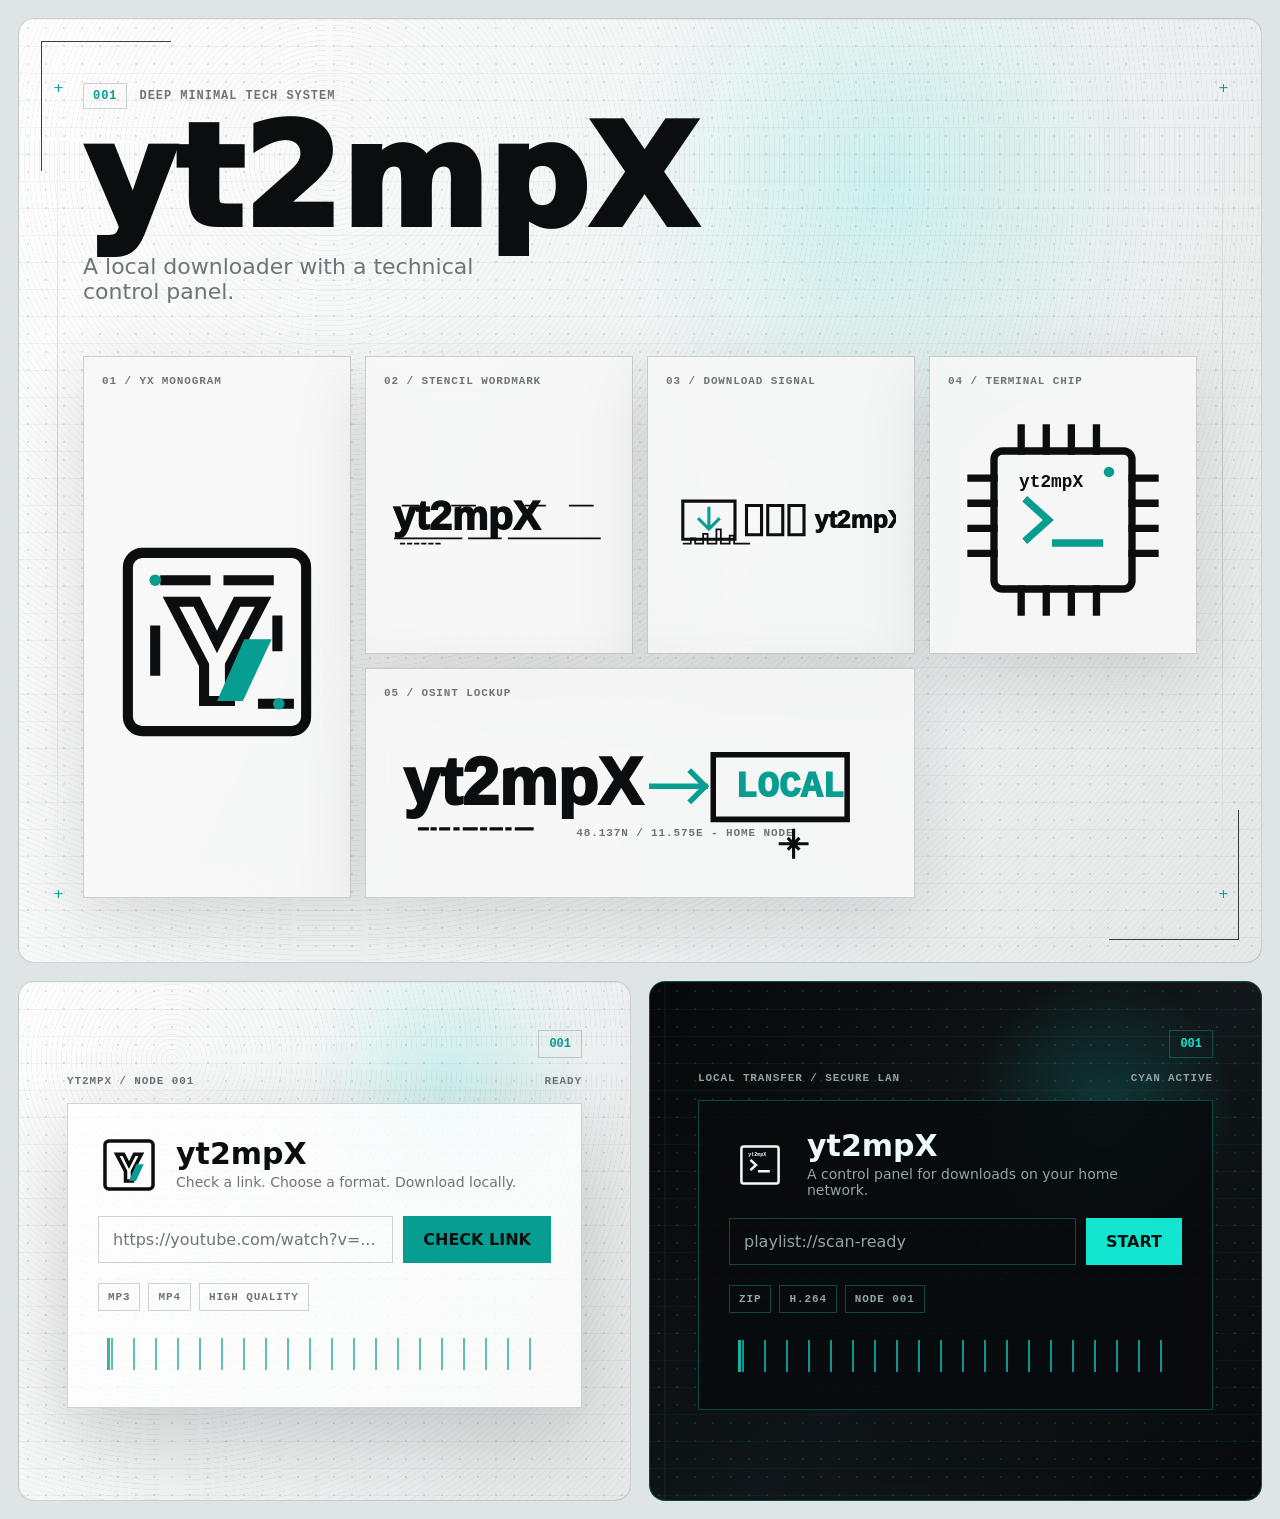
<file: app/static/mockups.html>
<!doctype html>
<html lang="en">
  <head>
    <meta charset="utf-8" />
    <meta name="viewport" content="width=device-width, initial-scale=1" />
    <title>yt2mpX Brand Mockups</title>
    <link rel="stylesheet" href="mockups.css" />
  </head>
  <body>
    <main class="mockup-page">
      <section class="hero theme-light-tech">
        <div class="hud-corner hud-corner-left"></div>
        <div class="hud-corner hud-corner-right"></div>
        <div class="scan-line scan-line-left"></div>
        <div class="scan-line scan-line-right"></div>

        <header class="brand-brief">
          <div class="brief-code">
            <span>001</span>
            <span>DEEP MINIMAL TECH SYSTEM</span>
          </div>
          <h1>yt2mpX</h1>
          <p>A local downloader with a technical control panel.</p>
        </header>

        <div class="logo-grid" aria-label="Logo variations">
          <article class="logo-card logo-card-featured">
            <span class="card-index">01 / YX MONOGRAM</span>
            <svg class="logo logo-monogram" viewBox="0 0 160 160" role="img" aria-label="yt2mpX Monogram Logo">
              <rect x="18" y="18" width="124" height="124" rx="10"></rect>
              <path d="M48 52h18l14 28 14-28h18L89 96v25H71V96L48 52Z"></path>
              <path d="M99 78h19l-20 43H80l19-43Z" class="accent-fill"></path>
              <path d="M44 37h28M88 37h28M122 65v18M37 72v28M112 123h18"></path>
              <circle cx="37" cy="37" r="4" class="accent-fill"></circle>
              <circle cx="123" cy="123" r="4" class="accent-fill"></circle>
            </svg>
          </article>

          <article class="logo-card">
            <span class="card-index">02 / STENCIL WORDMARK</span>
            <svg class="logo logo-wordmark" viewBox="0 0 520 150" role="img" aria-label="yt2mpX Stencil Wordmark">
              <text x="20" y="98">yt2mpX</text>
              <path d="M25 116h150M192 116h72M282 116h206" class="rule"></path>
              <path d="M42 42h36M154 42h52M320 42h44M420 42h52" class="cut"></path>
              <path d="M38 128h8M54 128h8M70 128h8M86 128h8M102 128h8M118 128h8" class="barcode"></path>
            </svg>
          </article>

          <article class="logo-card">
            <span class="card-index">03 / DOWNLOAD SIGNAL</span>
            <svg class="logo logo-signal" viewBox="0 0 520 150" role="img" aria-label="yt2mpX Download Signal Logo">
              <path d="M38 32h118v86H38z"></path>
              <path d="M97 48v43M75 73l22 22 22-22" class="accent-stroke"></path>
              <path d="M182 42h34v66h-34zM230 42h34v66h-34zM278 42h34v66h-34z"></path>
              <text x="336" y="92">yt2mpX</text>
              <path d="M40 128h16v-12h10v12h18v-22h10v22h20v-32h10v32h20v-18h10v18h34" class="wave"></path>
            </svg>
          </article>

          <article class="logo-card">
            <span class="card-index">04 / TERMINAL CHIP</span>
            <svg class="logo logo-chip" viewBox="0 0 220 220" role="img" aria-label="yt2mpX Terminal Chip Logo">
              <rect x="44" y="44" width="132" height="132" rx="8"></rect>
              <path d="M22 70h22M22 94h22M22 118h22M22 142h22M176 70h22M176 94h22M176 118h22M176 142h22M70 22v22M94 22v22M118 22v22M142 22v22M70 176v22M94 176v22M118 176v22M142 176v22"></path>
              <path d="M76 92l20 18-20 18M103 132h42" class="accent-stroke"></path>
              <text x="68" y="78">yt2mpX</text>
              <circle cx="154" cy="64" r="5" class="accent-fill"></circle>
            </svg>
          </article>

          <article class="logo-card logo-card-wide">
            <span class="card-index">05 / OSINT LOCKUP</span>
            <svg class="logo logo-osint" viewBox="0 0 650 180" role="img" aria-label="yt2mpX OSINT Lockup Logo">
              <text x="24" y="98">yt2mpX</text>
              <path d="M418 34h170v82H418z"></path>
              <text x="446" y="88" class="osint">LOCAL</text>
              <path d="M340 74h68M408 74l-18-18M408 74l-18 18" class="accent-stroke"></path>
              <path d="M45 128h10M61 128h4M72 128h10M90 128h4M102 128h15M124 128h5M136 128h13M156 128h4M168 128h20" class="barcode"></path>
              <path d="M520 130v34M503 147h34M514 141l12 12M526 141l-12 12" class="target"></path>
              <text x="244" y="137" class="meta">48.137N / 11.575E - HOME NODE</text>
            </svg>
          </article>
        </div>
      </section>

      <section class="preview-row">
        <article class="app-preview theme-light-tech">
          <div class="preview-frame">
            <div class="mini-topline">
              <span>YT2MPX / NODE 001</span>
              <span>READY</span>
            </div>
            <div class="control-panel">
              <div class="control-brand">
                <svg viewBox="0 0 160 160" aria-hidden="true">
                  <rect x="18" y="18" width="124" height="124" rx="10"></rect>
                  <path d="M48 52h18l14 28 14-28h18L89 96v25H71V96L48 52Z"></path>
                  <path d="M99 78h19l-20 43H80l19-43Z"></path>
                </svg>
                <div>
                  <h2>yt2mpX</h2>
                  <p>Check a link. Choose a format. Download locally.</p>
                </div>
              </div>
              <div class="mock-url-row">
                <span>https://youtube.com/watch?v=...</span>
                <button>Check link</button>
              </div>
              <div class="mock-options">
                <span>MP3</span>
                <span>MP4</span>
                <span>HIGH QUALITY</span>
              </div>
              <div class="waveform" aria-hidden="true"></div>
            </div>
          </div>
        </article>

        <article class="app-preview theme-dark-tech">
          <div class="preview-frame">
            <div class="mini-topline">
              <span>LOCAL TRANSFER / SECURE LAN</span>
              <span>CYAN ACTIVE</span>
            </div>
            <div class="control-panel">
              <div class="control-brand">
                <svg viewBox="0 0 220 220" aria-hidden="true">
                  <rect x="44" y="44" width="132" height="132" rx="8"></rect>
                  <path d="M76 92l20 18-20 18M103 132h42"></path>
                  <text x="68" y="78">yt2mpX</text>
                </svg>
                <div>
                  <h2>yt2mpX</h2>
                  <p>A control panel for downloads on your home network.</p>
                </div>
              </div>
              <div class="mock-url-row">
                <span>playlist://scan-ready</span>
                <button>Start</button>
              </div>
              <div class="mock-options">
                <span>ZIP</span>
                <span>H.264</span>
                <span>NODE 001</span>
              </div>
              <div class="waveform" aria-hidden="true"></div>
            </div>
          </div>
        </article>
      </section>
    </main>
  </body>
</html>
</file>
<file: app/static/mockups.css>
:root {
  color-scheme: light dark;
  --tech-ink: #0b0d0f;
  --tech-paper: #eef0f0;
  --tech-paper-soft: #f7f8f7;
  --tech-muted: #6f7478;
  --tech-line: rgba(11, 13, 15, 0.18);
  --tech-accent: #12e6d0;
  --tech-accent-dark: #079d91;
  --tech-dark: #080a0c;
  --tech-dark-panel: #101417;
  --tech-dark-line: rgba(18, 230, 208, 0.28);
}

* {
  box-sizing: border-box;
}

body {
  margin: 0;
  background: #dfe4e5;
  color: var(--tech-ink);
  font-family: Inter, ui-sans-serif, system-ui, -apple-system, BlinkMacSystemFont, "Segoe UI", sans-serif;
}

.mockup-page {
  display: grid;
  gap: 18px;
  min-height: 100vh;
  padding: 18px;
}

.theme-light-tech,
.theme-dark-tech {
  position: relative;
  isolation: isolate;
  overflow: hidden;
}

.theme-light-tech {
  --surface: rgba(247, 248, 247, 0.84);
  --surface-strong: rgba(255, 255, 255, 0.76);
  --text: var(--tech-ink);
  --muted: var(--tech-muted);
  --line: var(--tech-line);
  --accent: var(--tech-accent-dark);
  background:
    radial-gradient(circle at 70% 18%, rgba(18, 230, 208, 0.16), transparent 24%),
    linear-gradient(115deg, rgba(255, 255, 255, 0.88), rgba(229, 232, 232, 0.82)),
    repeating-linear-gradient(90deg, rgba(11, 13, 15, 0.032) 0 1px, transparent 1px 68px),
    var(--tech-paper);
}

.theme-dark-tech {
  --surface: rgba(16, 20, 23, 0.84);
  --surface-strong: rgba(8, 10, 12, 0.86);
  --text: #eefafa;
  --muted: #91a5a4;
  --line: var(--tech-dark-line);
  --accent: var(--tech-accent);
  background:
    radial-gradient(circle at 74% 24%, rgba(18, 230, 208, 0.16), transparent 22%),
    linear-gradient(135deg, #060708, #11171a 54%, #080a0c),
    repeating-linear-gradient(90deg, rgba(18, 230, 208, 0.08) 0 1px, transparent 1px 72px),
    var(--tech-dark);
  color: var(--text);
}

.theme-light-tech::before,
.theme-dark-tech::before {
  content: "";
  position: absolute;
  inset: 0;
  z-index: -2;
  opacity: 0.56;
  background-image:
    radial-gradient(circle, currentColor 0 1px, transparent 1.4px),
    repeating-linear-gradient(0deg, transparent 0 26px, color-mix(in srgb, var(--line), transparent 28%) 27px);
  background-size: 18px 18px, 100% 54px;
  color: var(--line);
}

.theme-light-tech::after,
.theme-dark-tech::after {
  content: "";
  position: absolute;
  inset: 0;
  z-index: -1;
  opacity: 0.24;
  background:
    linear-gradient(90deg, transparent 0 14px, rgba(255, 255, 255, 0.35) 15px, transparent 16px),
    repeating-radial-gradient(circle at 25% 15%, rgba(11, 13, 15, 0.18) 0 0.6px, transparent 0.8px 5px);
  mix-blend-mode: multiply;
}

.theme-dark-tech::after {
  opacity: 0.2;
  mix-blend-mode: screen;
}

.hero {
  min-height: calc(100vh - 36px);
  border: 1px solid var(--line);
  border-radius: 16px;
  padding: clamp(28px, 5vw, 72px);
}

.hud-corner,
.scan-line {
  position: absolute;
  pointer-events: none;
}

.hud-corner {
  width: 130px;
  height: 130px;
  border-color: var(--line);
  opacity: 0.8;
}

.hud-corner-left {
  top: 22px;
  left: 22px;
  border-top: 1px solid;
  border-left: 1px solid;
}

.hud-corner-right {
  right: 22px;
  bottom: 22px;
  border-right: 1px solid;
  border-bottom: 1px solid;
}

.scan-line {
  top: 76px;
  bottom: 76px;
  width: 1px;
  background: linear-gradient(transparent, var(--line), transparent);
}

.scan-line::before,
.scan-line::after {
  content: "+";
  position: absolute;
  left: -4px;
  color: var(--accent);
  font-size: 13px;
  line-height: 1;
}

.scan-line::before {
  top: -14px;
}

.scan-line::after {
  bottom: -14px;
}

.scan-line-left {
  left: 38px;
}

.scan-line-right {
  right: 38px;
}

.brand-brief {
  max-width: 780px;
  margin-bottom: clamp(26px, 5vw, 52px);
}

.brief-code,
.card-index,
.mini-topline,
.mock-options,
.logo-osint .meta {
  font-family: "SFMono-Regular", Consolas, "Liberation Mono", monospace;
  letter-spacing: 0.08em;
  text-transform: uppercase;
}

.brief-code {
  display: flex;
  flex-wrap: wrap;
  gap: 12px;
  align-items: center;
  margin-bottom: 12px;
  color: var(--muted);
  font-size: 12px;
  font-weight: 700;
}

.brief-code span:first-child {
  border: 1px solid var(--line);
  padding: 5px 9px;
  color: var(--accent);
}

h1,
h2,
p {
  margin: 0;
}

.brand-brief h1 {
  color: var(--text);
  font-size: clamp(52px, 11vw, 148px);
  line-height: 0.82;
  font-weight: 950;
  text-transform: none;
}

.brand-brief p {
  max-width: 440px;
  margin-top: 18px;
  color: var(--muted);
  font-size: clamp(16px, 2vw, 22px);
}

.logo-grid {
  display: grid;
  grid-template-columns: repeat(4, minmax(0, 1fr));
  gap: 14px;
}

.logo-card {
  display: grid;
  grid-template-rows: auto minmax(0, 1fr);
  min-height: 230px;
  gap: 18px;
  border: 1px solid var(--line);
  background: var(--surface);
  padding: 18px;
  box-shadow: 0 24px 70px rgba(8, 10, 12, 0.12);
  backdrop-filter: blur(18px);
}

.logo-card-featured {
  grid-row: span 2;
  min-height: 474px;
}

.logo-card-wide {
  grid-column: span 2;
}

.card-index {
  color: var(--muted);
  font-size: 11px;
  font-weight: 800;
}

.logo {
  display: block;
  width: 100%;
  max-height: 310px;
  align-self: center;
  justify-self: center;
}

.logo rect,
.logo path,
.logo circle {
  fill: none;
  stroke: var(--text);
  stroke-linecap: square;
  stroke-linejoin: miter;
  stroke-width: 7;
}

.logo text {
  fill: var(--text);
  font-family: Impact, "Arial Black", Haettenschweiler, sans-serif;
  font-size: 76px;
  font-weight: 950;
}

.logo .accent-fill,
.control-brand svg path:last-child {
  fill: var(--accent);
  stroke: none;
}

.logo .accent-stroke,
.control-brand svg path {
  stroke: var(--accent);
}

.logo .rule,
.logo .cut,
.logo .barcode,
.logo .wave,
.logo .target {
  stroke-width: 4;
}

.logo-wordmark text {
  font-size: 92px;
}

.logo-monogram {
  max-width: 300px;
}

.logo-wordmark,
.logo-signal,
.logo-osint {
  max-height: 180px;
}

.logo-signal text {
  font-size: 56px;
}

.logo-chip text {
  font-family: "SFMono-Regular", Consolas, "Liberation Mono", monospace;
  font-size: 17px;
  font-weight: 800;
}

.logo-osint text {
  font-size: 84px;
}

.logo-osint .osint {
  fill: var(--accent);
  font-size: 46px;
  font-family: "SFMono-Regular", Consolas, "Liberation Mono", monospace;
}

.logo-osint .meta {
  fill: var(--muted);
  font-size: 14px;
  font-weight: 700;
}

.preview-row {
  display: grid;
  grid-template-columns: repeat(2, minmax(0, 1fr));
  gap: 18px;
}

.app-preview {
  min-height: 520px;
  border: 1px solid var(--line);
  border-radius: 16px;
  padding: clamp(20px, 4vw, 48px);
}

.preview-frame {
  position: relative;
  display: grid;
  align-content: center;
  min-height: 100%;
}

.preview-frame::before {
  content: "001";
  position: absolute;
  top: 0;
  right: 0;
  border: 1px solid var(--line);
  color: var(--accent);
  padding: 6px 10px;
  font-family: "SFMono-Regular", Consolas, "Liberation Mono", monospace;
  font-size: 12px;
  font-weight: 800;
}

.mini-topline {
  display: flex;
  justify-content: space-between;
  gap: 16px;
  margin-bottom: 16px;
  color: var(--muted);
  font-size: 11px;
  font-weight: 800;
}

.control-panel {
  display: grid;
  gap: 20px;
  border: 1px solid var(--line);
  background: var(--surface-strong);
  padding: clamp(18px, 3vw, 30px);
  box-shadow: 0 30px 80px rgba(8, 10, 12, 0.18);
}

.control-brand {
  display: flex;
  gap: 16px;
  align-items: center;
}

.control-brand svg {
  width: 62px;
  height: 62px;
  flex: 0 0 auto;
}

.control-brand svg rect,
.control-brand svg path {
  fill: none;
  stroke: var(--text);
  stroke-width: 9;
}

.control-brand svg text {
  fill: var(--text);
  font-family: "SFMono-Regular", Consolas, "Liberation Mono", monospace;
  font-size: 18px;
  font-weight: 800;
}

.control-brand h2 {
  color: var(--text);
  font-size: 30px;
  line-height: 1;
}

.control-brand p {
  margin-top: 5px;
  color: var(--muted);
  font-size: 14px;
}

.mock-url-row {
  display: grid;
  grid-template-columns: minmax(0, 1fr) auto;
  gap: 10px;
}

.mock-url-row span {
  min-width: 0;
  overflow: hidden;
  border: 1px solid var(--line);
  color: var(--muted);
  padding: 13px 14px;
  text-overflow: ellipsis;
  white-space: nowrap;
}

.mock-url-row button {
  border: 0;
  background: var(--accent);
  color: #04100f;
  padding: 0 20px;
  font: inherit;
  font-weight: 900;
  text-transform: uppercase;
}

.mock-options {
  display: flex;
  flex-wrap: wrap;
  gap: 8px;
  color: var(--muted);
  font-size: 11px;
  font-weight: 800;
}

.mock-options span {
  border: 1px solid var(--line);
  padding: 7px 9px;
}

.waveform {
  height: 46px;
  background:
    linear-gradient(90deg, transparent 0 2%, var(--accent) 2% 2.7%, transparent 2.7% 4.5%),
    repeating-linear-gradient(90deg, transparent 0 13px, color-mix(in srgb, var(--accent), transparent 18%) 13px 15px, transparent 15px 22px);
  mask-image: linear-gradient(0deg, transparent 0 16%, #000 16% 84%, transparent 84%);
  opacity: 0.78;
}

@media (max-width: 980px) {
  .logo-grid,
  .preview-row {
    grid-template-columns: 1fr;
  }

  .logo-card-featured,
  .logo-card-wide {
    grid-column: auto;
    grid-row: auto;
    min-height: 250px;
  }

  .scan-line-right {
    display: none;
  }
}

@media (max-width: 560px) {
  .mockup-page {
    padding: 10px;
  }

  .hero,
  .app-preview {
    border-radius: 10px;
    padding: 22px;
  }

  .scan-line-left {
    left: 18px;
  }

  .hud-corner {
    width: 72px;
    height: 72px;
  }

  .brand-brief {
    padding-left: 18px;
  }

  .brand-brief h1 {
    font-size: clamp(48px, 18vw, 78px);
  }

  .logo-card {
    min-height: 210px;
    padding: 14px;
  }

  .mock-url-row {
    grid-template-columns: 1fr;
  }

  .mock-url-row button {
    min-height: 46px;
  }

  .mini-topline {
    display: grid;
  }
}
</file>
